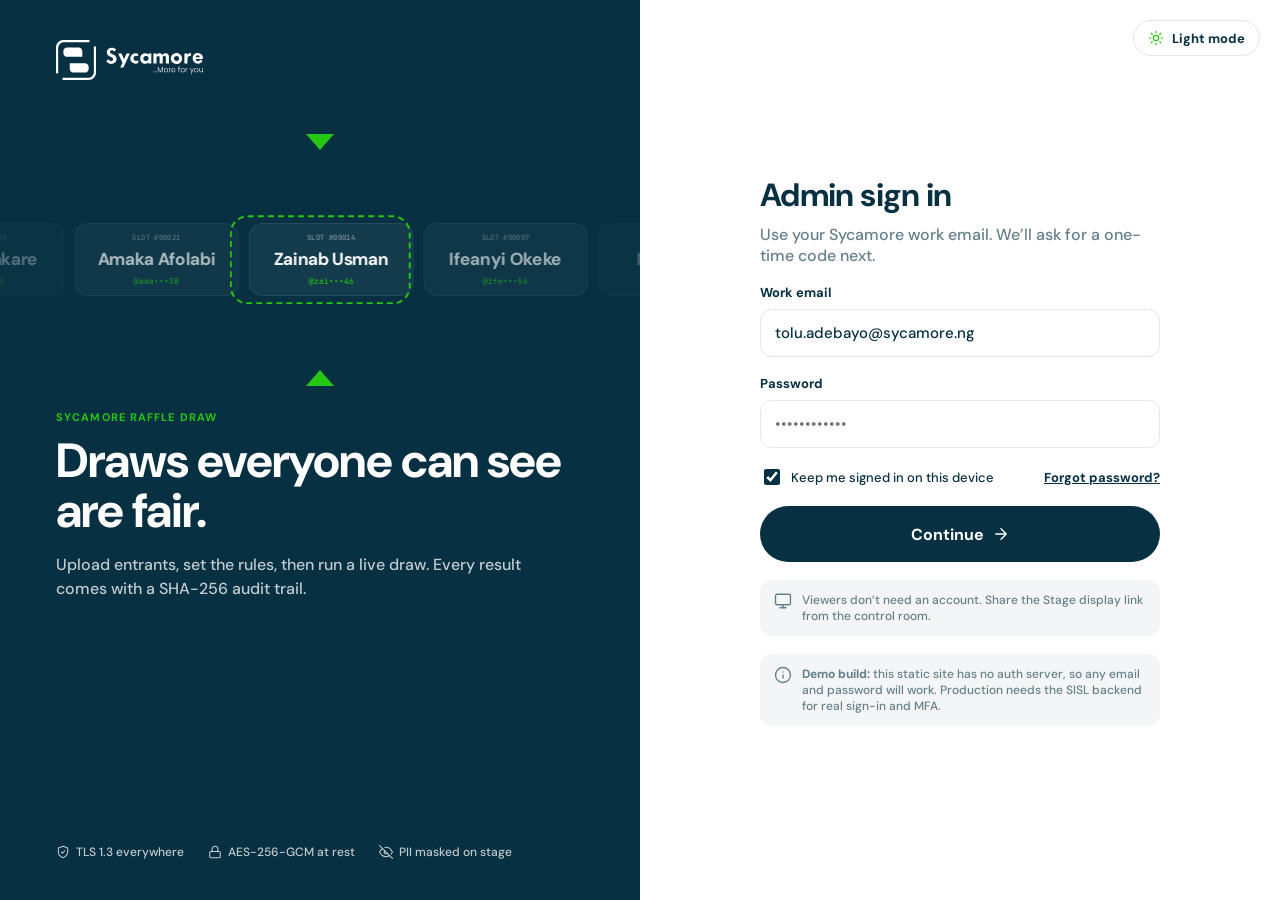
<file: index.html>
<!doctype html>
<html lang="en">
<head>
  <meta charset="utf-8">
  <script>try{if(localStorage.getItem("sr.theme")==="light")document.documentElement.setAttribute("data-theme","light")}catch(e){}</script>
  <meta name="viewport" content="width=device-width, initial-scale=1">
  <title>Sycamore Raffle Draw — Admin</title>
  <meta name="description" content="Run fair, auditable live raffle draws: upload entrants, set duplicate rules, lock the pool with SHA-256 and draw on a live tickertape.">
  <meta name="theme-color" content="#073042">
  <link rel="icon" href="assets/favicon.svg" type="image/svg+xml">
  <link rel="preconnect" href="https://fonts.googleapis.com">
  <link rel="preconnect" href="https://fonts.gstatic.com" crossorigin>
  <link href="https://fonts.googleapis.com/css2?family=DM+Sans:opsz,wght@9..40,500;9..40,700&family=JetBrains+Mono:wght@500&display=swap" rel="stylesheet">
  <link rel="stylesheet" href="assets/css/app.css">
  <link rel="stylesheet" href="assets/css/light.css">
</head>
<body>
  <div id="app"></div>
  <noscript>Sycamore Raffle Draw needs JavaScript to run.</noscript>
  <script src="assets/js/core.js"></script>
  <script src="assets/js/admin.js"></script>
</body>
</html>
</file>
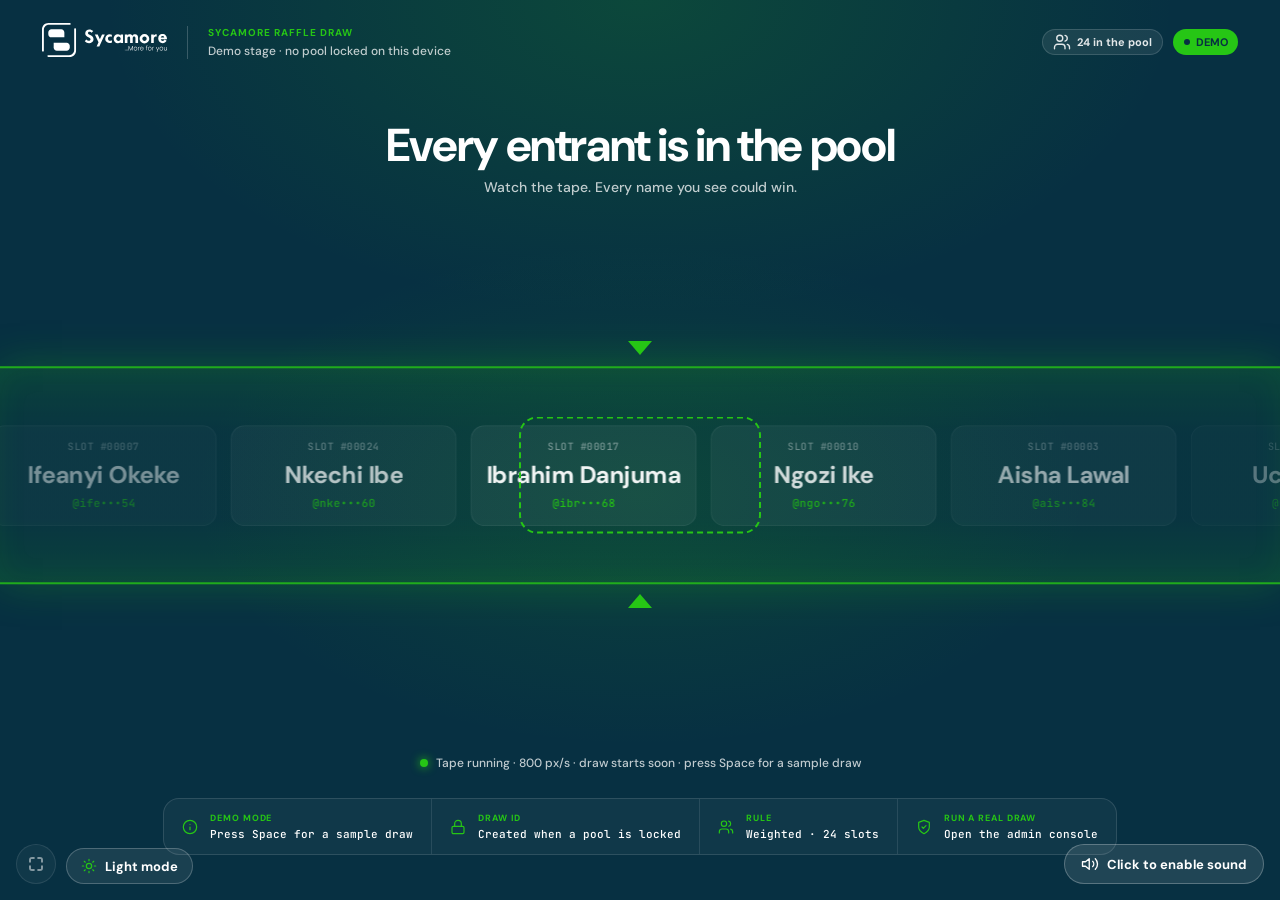
<file: stage.html>
<!doctype html>
<html lang="en">
<head>
  <meta charset="utf-8">
  <script>try{if(localStorage.getItem("sr.theme")==="light")document.documentElement.setAttribute("data-theme","light")}catch(e){}</script>
  <meta name="viewport" content="width=device-width, initial-scale=1">
  <title>Sycamore Raffle Draw — Live stage</title>
  <meta name="theme-color" content="#073042">
  <link rel="icon" href="assets/favicon.svg" type="image/svg+xml">
  <link rel="preconnect" href="https://fonts.googleapis.com">
  <link rel="preconnect" href="https://fonts.gstatic.com" crossorigin>
  <link href="https://fonts.googleapis.com/css2?family=DM+Sans:opsz,wght@9..40,500;9..40,700&family=JetBrains+Mono:wght@500&display=swap" rel="stylesheet">
  <link rel="stylesheet" href="assets/css/app.css">
  <link rel="stylesheet" href="assets/css/stage.css">
  <link rel="stylesheet" href="assets/css/light.css">
</head>
<body class="stage-body">
  <div class="stage" id="stage">
    <header class="st-head">
      <div class="row" style="gap:20px">
        <span id="logo"></span>
        <div class="st-event"><div class="eyebrow gold" id="ev-name">Sycamore Raffle Draw</div><div id="ev-meta">Waiting for a locked pool</div></div>
      </div>
      <div class="row" style="gap:10px">
        <span class="badge badge-ondark no-dot" id="pool-count"></span>
        <span class="badge badge-live" id="live">LIVE</span>
      </div>
    </header>

    <section class="st-hero">
      <h1 id="headline">Every entrant is in the pool</h1>
      <p id="subline">Watch the tape. Every name you see could win.</p>
    </section>

    <div class="st-tape" id="tape"></div>

    <div class="st-status"><span class="dot" id="st-dot"></span><span id="status">Tape running</span></div>

    <footer class="st-foot" id="foot"></footer>

    <nav class="st-rounds" id="rounds"></nav>

    <div class="st-dim" id="dim"></div>
    <canvas class="st-confetti" id="confetti"></canvas>
    <div class="st-modal" id="modal" role="dialog" aria-live="assertive" aria-label="Winner"></div>

    <button class="st-sound" id="sound-btn">Click to enable sound</button>
    <button class="theme-btn st-theme" data-theme-toggle title="Light / dark (T)"></button>
    <button class="st-fs" id="fs" title="Full screen (F)" aria-label="Full screen"></button>
  </div>
  <script src="assets/js/core.js"></script>
  <script src="assets/js/stage.js"></script>
</body>
</html>
</file>
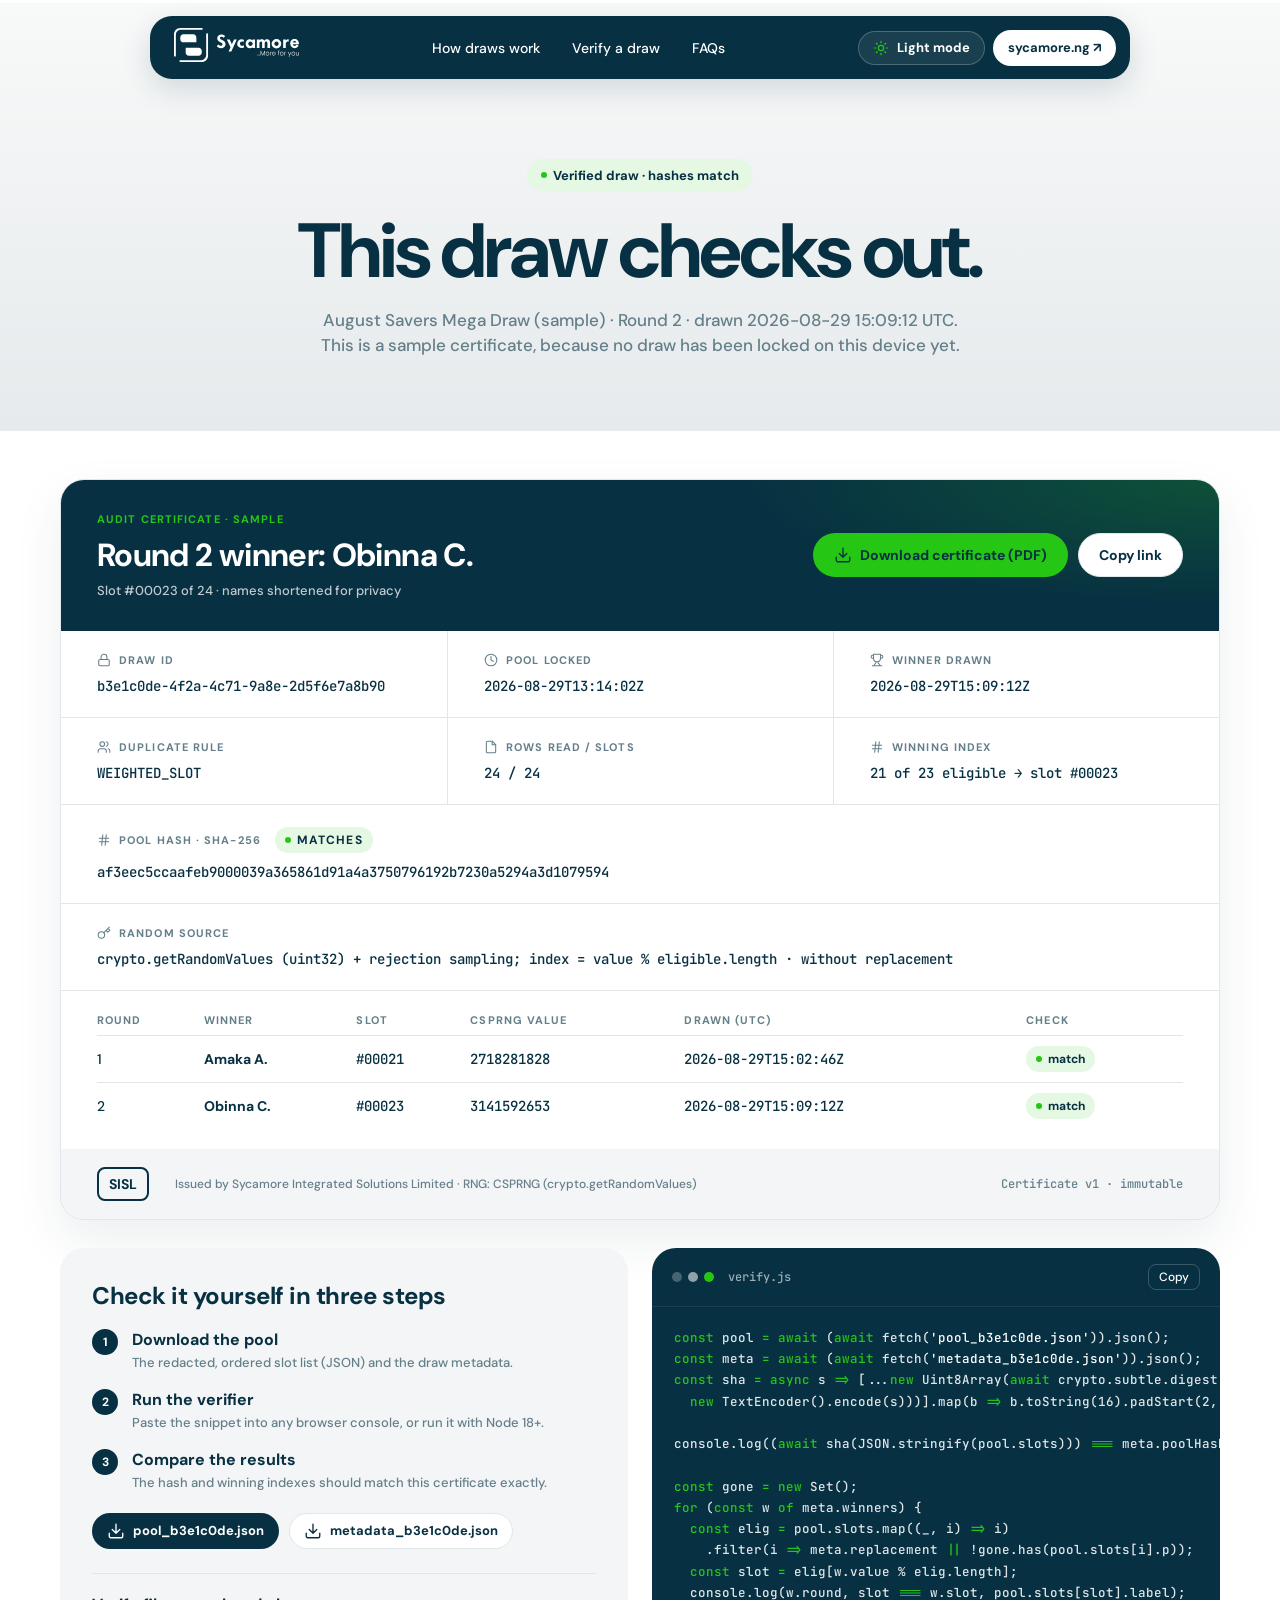
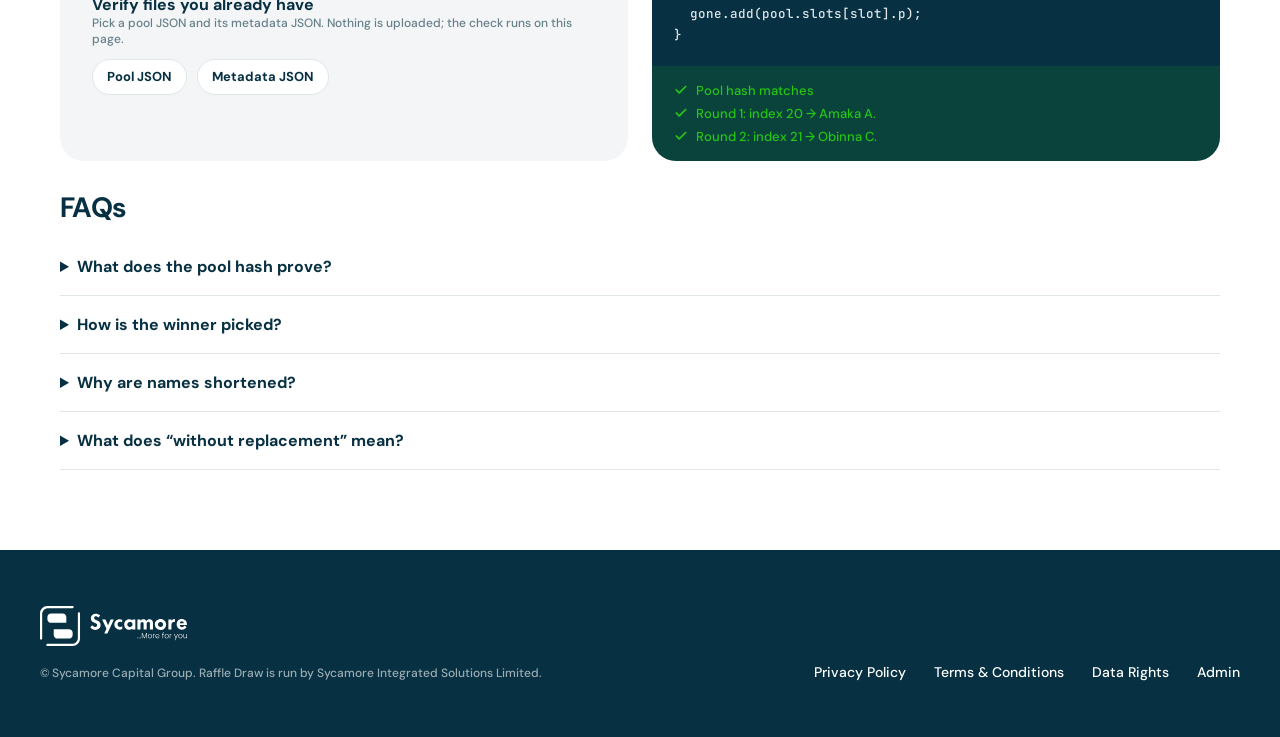
<file: verify.html>
<!doctype html>
<html lang="en">
<head>
  <meta charset="utf-8">
  <script>try{if(localStorage.getItem("sr.theme")==="light")document.documentElement.setAttribute("data-theme","light")}catch(e){}</script>
  <meta name="viewport" content="width=device-width, initial-scale=1">
  <title>Verify a draw — Sycamore Raffle Draw</title>
  <meta name="description" content="Check any Sycamore raffle draw yourself: recompute the SHA-256 pool hash and the winning index in your browser.">
  <link rel="icon" href="assets/favicon.svg" type="image/svg+xml">
  <link rel="preconnect" href="https://fonts.googleapis.com">
  <link rel="preconnect" href="https://fonts.gstatic.com" crossorigin>
  <link href="https://fonts.googleapis.com/css2?family=DM+Sans:opsz,wght@9..40,500;9..40,700&family=JetBrains+Mono:wght@500&display=swap" rel="stylesheet">
  <link rel="stylesheet" href="assets/css/app.css">
  <link rel="stylesheet" href="assets/css/verify.css">
  <link rel="stylesheet" href="assets/css/light.css">
</head>
<body class="v-body">
  <header class="v-nav-wrap">
    <nav class="v-nav">
      <span id="logo"></span>
      <div class="v-links"><a href="#how">How draws work</a><a href="#check">Verify a draw</a><a href="#faq">FAQs</a></div>
      <div class="row" style="gap:8px"><button class="theme-btn v-theme" data-theme-toggle></button>
      <a class="btn btn-sm v-cta" href="https://sycamore.ng" target="_blank" rel="noopener">sycamore.ng ↗</a></div>
    </nav>
  </header>

  <section class="v-hero">
    <span class="badge" id="status-badge">Checking…</span>
    <h1 id="hero-title">Checking this draw…</h1>
    <p id="hero-sub">Recomputing the pool hash and every winning index in your browser.</p>
  </section>

  <main class="v-main">
    <article class="cert" id="cert"></article>

    <section class="v-two" id="check">
      <div class="v-steps" id="how">
        <h2>Check it yourself in three steps</h2>
        <ol>
          <li><span>1</span><div><b>Download the pool</b><p>The redacted, ordered slot list (JSON) and the draw metadata.</p></div></li>
          <li><span>2</span><div><b>Run the verifier</b><p>Paste the snippet into any browser console, or run it with Node 18+.</p></div></li>
          <li><span>3</span><div><b>Compare the results</b><p>The hash and winning indexes should match this certificate exactly.</p></div></li>
        </ol>
        <div class="actions" id="downloads"></div>
        <div class="v-upload">
          <b>Verify files you already have</b>
          <p class="help">Pick a pool JSON and its metadata JSON. Nothing is uploaded; the check runs on this page.</p>
          <div class="actions" style="margin-top:12px">
            <label class="btn btn-secondary btn-sm">Pool JSON<input type="file" accept=".json,application/json" class="sr-only" id="f-pool"></label>
            <label class="btn btn-secondary btn-sm">Metadata JSON<input type="file" accept=".json,application/json" class="sr-only" id="f-meta"></label>
          </div>
          <p class="help" id="f-status" style="margin-top:8px"></p>
        </div>
      </div>
      <div class="code-card">
        <div class="code-top"><span class="dots"><i></i><i></i><i></i></span><span class="mono">verify.js</span><button class="copy" id="copy">Copy</button></div>
        <pre id="code"></pre>
        <div class="code-res" id="code-res"></div>
      </div>
    </section>

    <section class="v-faq" id="faq">
      <h2>FAQs</h2>
      <details><summary>What does the pool hash prove?</summary><p>Before any winner is drawn, the ordered list of slots is frozen and hashed with SHA-256. If a single slot were added, removed or reordered afterwards, the hash would change. The hash is shown on the live stage, so everyone sees it before the draw.</p></details>
      <details><summary>How is the winner picked?</summary><p>The browser’s cryptographically secure random number generator (crypto.getRandomValues) returns a 32-bit number. Values that would bias the result are thrown away (rejection sampling), and the winning index is that number modulo the count of eligible slots.</p></details>
      <details><summary>Why are names shortened?</summary><p>To protect entrants’ privacy, the public pool keeps only first names, last initials and masked tags such as @ada•••89. Emails and identifiers are never published.</p></details>
      <details><summary>What does “without replacement” mean?</summary><p>Once someone wins, all of their slots are removed before the next round, so each person can win only once. The verifier applies the same rule.</p></details>
    </section>
  </main>

  <footer class="v-foot">
    <div class="v-foot-in">
      <div><span id="logo2"></span><p>© Sycamore Capital Group. Raffle Draw is run by Sycamore Integrated Solutions Limited.</p></div>
      <div class="v-foot-links"><a href="https://sycamore.ng" target="_blank" rel="noopener">Privacy Policy</a><a href="https://sycamore.ng" target="_blank" rel="noopener">Terms &amp; Conditions</a><a href="https://sycamore.ng" target="_blank" rel="noopener">Data Rights</a><a href="index.html">Admin</a></div>
    </div>
  </footer>
  <script src="assets/js/core.js"></script>
  <script src="assets/js/verify.js"></script>
</body>
</html>
</file>
<file: assets/css/app.css>
/* Sycamore Raffle Draw — design tokens follow the Figma file "Sycamore Raffle Draw — Product Design" */
:root {
  --green: #26C615;
  --navy: #073042;
  --navy-900: #073042;
  --navy-950: #073042;
  --cyan: #26C615;
  --cyan-100: #E5F8E3;
  --gold: #26C615;
  --gold-100: #E9F9E8;
  --light: #F3F5F6;
  --ink: #073042;
  --ink-2: #2C4F5E;
  --muted: #657F8A;
  --line: #E1E6E8;
  --success: #26C615;
  --success-100: #E5F8E3;
  --error: #073042;
  --error-100: #EEF1F2;
  --onyx: #073042;
  --white: #FFFFFF;
  --r-sm: 10px;
  --r-md: 14px;
  --r-lg: 20px;
  --shadow: 0 1px 2px rgba(7, 48, 66, .04), 0 8px 24px rgba(7, 48, 66, .06);
  --font: "DM Sans", Arial, system-ui, -apple-system, sans-serif;
  --mono: "JetBrains Mono", ui-monospace, Menlo, monospace;
}

* { box-sizing: border-box; }
html, body { margin: 0; }
body { font-family: var(--font); font-weight: 500; color: var(--ink); background: var(--light); -webkit-font-smoothing: antialiased; }
h1, h2, h3, h4 { margin: 0; font-weight: 700; letter-spacing: -.02em; }
p { margin: 0; }
a { color: inherit; }
button, input, select { font: inherit; color: inherit; }
.mono { font-family: var(--mono); font-weight: 500; }
.muted { color: var(--muted); }
.hidden { display: none !important; }
.sr-only { position: absolute; width: 1px; height: 1px; overflow: hidden; clip: rect(0 0 0 0); }
svg.i { width: 18px; height: 18px; flex: none; stroke: currentColor; fill: none; stroke-width: 1.8; stroke-linecap: round; stroke-linejoin: round; }

/* ---------- Logo ---------- */
.logo { display: inline-flex; align-items: center; gap: 10px; text-decoration: none; color: var(--navy); }
.logo svg { width: 34px; height: 34px; flex: none; }
.logo .wm { display: flex; flex-direction: column; line-height: 1; }
.logo .wm b { font-size: 21px; font-weight: 700; letter-spacing: -.02em; }
.logo .wm small { font-size: 9px; font-weight: 700; align-self: flex-end; margin-top: 2px; }
.logo.white { color: #fff; }

/* ---------- Buttons ---------- */
.btn { display: inline-flex; align-items: center; justify-content: center; gap: 8px; height: 44px; padding: 0 20px; border-radius: 999px; border: 1px solid transparent; font-weight: 700; font-size: 14px; cursor: pointer; text-decoration: none; white-space: nowrap; transition: transform .12s, background .15s, box-shadow .15s, opacity .15s; }
.btn:active { transform: translateY(1px); }
.btn:disabled { opacity: .45; cursor: not-allowed; }
.btn-sm { height: 36px; padding: 0 14px; font-size: 13px; }
.btn-lg { height: 56px; padding: 0 28px; font-size: 16px; }
.btn-primary { background: var(--navy); color: #fff; }
.btn-primary:hover:not(:disabled) { background: #073042; }
.btn-gold { background: var(--gold); color: var(--navy); }
.btn-gold:hover:not(:disabled) { box-shadow: 0 6px 24px rgba(38, 198, 21, .45); }
.btn-dark { background: var(--onyx); color: #fff; }
.btn-secondary { background: #fff; color: var(--ink); border-color: var(--line); }
.btn-secondary:hover:not(:disabled) { border-color: #C8D1D5; }
.btn-ondark { background: rgba(255, 255, 255, .1); color: #fff; border-color: rgba(255, 255, 255, .22); }
.btn-ondark:hover { background: rgba(255, 255, 255, .16); }
.btn-danger { background: var(--error-100); color: var(--error); }
.btn-danger:hover { background: #E1E6E8; }
.btn-block { width: 100%; }

/* ---------- Badges ---------- */
.badge { display: inline-flex; align-items: center; gap: 6px; height: 26px; padding: 0 10px; border-radius: 999px; font-size: 12px; font-weight: 700; white-space: nowrap; }
.badge::before { content: ""; width: 6px; height: 6px; border-radius: 50%; background: currentColor; }
.badge.no-dot::before { display: none; }
.badge-success { background: var(--success-100); color: #26C615; }
.badge-error { background: var(--error-100); color: var(--error); }
.badge-info { background: var(--cyan-100); color: var(--navy); }
.badge-info::before { background: var(--cyan); }
.badge-neutral { background: #EEF1F2; color: var(--ink-2); }
.badge-live { background: var(--gold); color: var(--navy); }
.badge-ondark { background: rgba(255, 255, 255, .08); color: rgba(255, 255, 255, .88); border: 1px solid rgba(255, 255, 255, .14); }
.badge-ondark::before { background: var(--cyan); }

/* ---------- Form ---------- */
.field { display: flex; flex-direction: column; gap: 8px; }
.field label { font-size: 13px; font-weight: 700; }
.input { height: 48px; border-radius: 12px; border: 1px solid var(--line); background: #fff; padding: 0 14px; font-size: 15px; outline: none; transition: border-color .15s, box-shadow .15s; width: 100%; }
.input:focus { border-color: var(--cyan); box-shadow: 0 0 0 4px rgba(38, 198, 21, .15); }
.input.err { border-color: var(--error); box-shadow: 0 0 0 4px rgba(7, 48, 66, .12); }
.help { font-size: 12px; color: var(--muted); }
.help.err { color: var(--error); }
.check { display: inline-flex; gap: 8px; align-items: center; font-size: 13px; cursor: pointer; }
.check input { width: 16px; height: 16px; accent-color: var(--navy); }

.switch { position: relative; width: 44px; height: 26px; flex: none; }
.switch input { opacity: 0; width: 0; height: 0; position: absolute; }
.switch span { position: absolute; inset: 0; background: #C8D1D5; border-radius: 999px; cursor: pointer; transition: background .15s; }
.switch span::after { content: ""; position: absolute; left: 3px; top: 3px; width: 20px; height: 20px; border-radius: 50%; background: #fff; transition: transform .15s; box-shadow: 0 1px 3px rgba(7, 48, 66, .2); }
.switch input:checked + span { background: var(--navy); }
.switch input:checked + span::after { transform: translateX(18px); }
.switch input:focus-visible + span { box-shadow: 0 0 0 4px rgba(38, 198, 21, .25); }

input[type=range].range { -webkit-appearance: none; appearance: none; width: 100%; height: 6px; border-radius: 99px; background: linear-gradient(90deg, var(--cyan) var(--p, 18%), #E1E6E8 var(--p, 18%)); outline: none; }
input[type=range].range::-webkit-slider-thumb { -webkit-appearance: none; width: 20px; height: 20px; border-radius: 50%; background: #fff; border: 3px solid var(--cyan); cursor: pointer; }
input[type=range].range::-moz-range-thumb { width: 16px; height: 16px; border-radius: 50%; background: #fff; border: 3px solid var(--cyan); cursor: pointer; }

/* ---------- Cards ---------- */
.card { background: #fff; border: 1px solid var(--line); border-radius: var(--r-lg); box-shadow: var(--shadow); }
.card-pad { padding: 24px; }
.card h3 { font-size: 18px; }
.eyebrow { font-size: 11px; font-weight: 700; letter-spacing: .1em; text-transform: uppercase; color: var(--muted); }
.eyebrow.gold { color: var(--gold); }
.eyebrow.cyan { color: var(--cyan); }

/* ---------- Admin shell ---------- */
.shell { display: grid; grid-template-columns: 264px 1fr; min-height: 100vh; }
.sidebar { background: var(--navy); color: rgba(255, 255, 255, .88); padding: 28px 16px 20px; display: flex; flex-direction: column; gap: 22px; position: sticky; top: 0; height: 100vh; }
.sidebar .brand { padding: 0 12px; display: flex; flex-direction: column; gap: 14px; align-items: flex-start; }
.pill-gold { background: var(--gold); color: var(--navy); font-size: 11px; font-weight: 700; letter-spacing: .06em; padding: 5px 10px; border-radius: 999px; }
.nav { display: flex; flex-direction: column; gap: 4px; }
.nav .eyebrow { color: rgba(255, 255, 255, .55); padding: 8px 12px; }
.nav a { display: flex; align-items: center; gap: 12px; height: 44px; padding: 0 12px; border-radius: 12px; text-decoration: none; color: rgba(255, 255, 255, .88); font-size: 14px; }
.nav a:hover { background: rgba(255, 255, 255, .06); }
.nav a.active { background: rgba(255, 255, 255, .1); color: #fff; font-weight: 700; }
.nav a.active svg { color: var(--gold); }
.side-foot { margin-top: auto; display: flex; flex-direction: column; gap: 14px; }
.stage-box { border: 1px solid rgba(255, 255, 255, .16); background: rgba(255, 255, 255, .05); border-radius: 14px; padding: 14px; font-size: 13px; }
.stage-box a { color: var(--cyan); font-family: var(--mono); font-size: 12px; word-break: break-all; display: block; margin-top: 8px; }
.me { display: flex; align-items: center; gap: 10px; padding: 0 6px; }
.avatar { width: 36px; height: 36px; border-radius: 50%; background: var(--cyan); color: var(--navy); display: grid; place-items: center; font-weight: 700; font-size: 13px; flex: none; }
.me .who { flex: 1; min-width: 0; }
.me .who b { display: block; color: #fff; font-size: 14px; }
.me .who small { font-size: 12px; color: rgba(255, 255, 255, .7); }
.me button { background: none; border: 0; color: #fff; cursor: pointer; padding: 6px; }

.main { padding: 32px 40px 56px; min-width: 0; }
.page-head { display: flex; align-items: flex-end; justify-content: space-between; gap: 16px; margin-bottom: 24px; flex-wrap: wrap; }
.crumb { font-size: 13px; color: var(--muted); margin-bottom: 6px; }
.page-head h1 { font-size: 40px; line-height: 1.05; }
.page-head .sub { color: var(--muted); margin-top: 8px; }
.actions { display: flex; gap: 10px; flex-wrap: wrap; align-items: center; }
.mobile-bar { display: none; }

/* Stepper */
.stepper { display: flex; align-items: center; gap: 12px; padding: 14px 20px; margin-bottom: 20px; }
.step { display: flex; align-items: center; gap: 10px; font-size: 14px; color: var(--muted); white-space: nowrap; }
.step .n { width: 28px; height: 28px; border-radius: 50%; border: 1px solid var(--line); display: grid; place-items: center; font-size: 12px; font-weight: 700; }
.step.on { color: var(--ink); font-weight: 700; }
.step.on .n { background: var(--navy); color: #fff; border-color: var(--navy); }
.step.done { color: var(--ink); }
.step.done .n { background: var(--success); border-color: var(--success); color: #fff; }
.step-line { flex: 1; height: 2px; background: var(--line); min-width: 16px; }
.step-line.done { background: var(--navy); }

.grid-2 { display: grid; grid-template-columns: minmax(0, 1fr) 400px; gap: 20px; align-items: start; }
.stack { display: flex; flex-direction: column; gap: 20px; }
.row { display: flex; gap: 12px; align-items: center; }
.between { justify-content: space-between; }

/* Stats */
.stats { display: grid; grid-template-columns: repeat(4, 1fr); gap: 16px; margin-bottom: 20px; }
.stat { padding: 20px; }
.stat b { display: block; font-size: 32px; letter-spacing: -.02em; margin: 8px 0 4px; }
.stat small { color: var(--muted); font-size: 12px; }

/* Tables */
.table { width: 100%; border-collapse: collapse; font-size: 14px; }
.table th { text-align: left; font-size: 11px; letter-spacing: .1em; text-transform: uppercase; color: var(--muted); font-weight: 700; padding: 12px 24px; background: var(--light); }
.table td { padding: 14px 24px; border-top: 1px solid var(--line); }
.table-wrap { overflow-x: auto; }

/* Drop zone */
.drop { border: 2px dashed #C8D1D5; border-radius: var(--r-lg); padding: 40px 24px; text-align: center; background: #fff; cursor: pointer; transition: border-color .15s, background .15s; }
.drop:hover, .drop.over { border-color: var(--cyan); background: #F4FCF3; }
.drop .ico { width: 52px; height: 52px; border-radius: 14px; background: var(--cyan-100); color: var(--navy); display: grid; place-items: center; margin: 0 auto 14px; }
.drop .ico svg { width: 24px; height: 24px; }
.drop b a, .link { color: var(--navy); font-weight: 700; }
.file-row { display: flex; align-items: center; gap: 14px; padding: 18px 20px; }
.file-ico { width: 44px; height: 44px; border-radius: 12px; display: grid; place-items: center; background: var(--success-100); color: #26C615; flex: none; }
.file-ico.err { background: var(--error-100); color: var(--error); }
.kv { display: flex; justify-content: space-between; padding: 12px 0; border-bottom: 1px solid var(--line); font-size: 14px; gap: 12px; }
.kv:last-child { border-bottom: 0; }
.kv b { font-size: 16px; }
.chips { display: flex; flex-wrap: wrap; gap: 8px; }
.mini-table { border: 1px solid var(--line); border-radius: 12px; overflow: hidden; font-size: 12px; }
.mini-table table { width: 100%; border-collapse: collapse; table-layout: fixed; }
.mini-table th { text-align: left; background: var(--light); padding: 8px 10px; font-size: 10px; letter-spacing: .08em; color: var(--muted); }
.mini-table td { padding: 9px 10px; border-top: 1px solid var(--line); white-space: nowrap; overflow: hidden; text-overflow: ellipsis; }
.alert { display: flex; gap: 12px; padding: 14px 16px; border-radius: 14px; font-size: 13px; align-items: flex-start; }
.alert-error { background: var(--error-100); color: #073042; }
.alert-info { background: var(--gold-100); color: var(--ink); }
.alert-ok { background: var(--success-100); color: #073042; }

/* Rules */
.mode-cards { display: grid; grid-template-columns: 1fr 1fr; gap: 16px; }
.mode { position: relative; padding: 22px; cursor: pointer; border: 1px solid var(--line); border-radius: var(--r-lg); background: #fff; text-align: left; display: flex; flex-direction: column; gap: 10px; }
.mode input { position: absolute; opacity: 0; }
.mode .radio { position: absolute; top: 20px; right: 20px; width: 22px; height: 22px; border-radius: 50%; border: 2px solid #C8D1D5; display: grid; place-items: center; }
.mode h3 { font-size: 24px; }
.mode p { font-size: 14px; color: var(--ink-2); }
.mode .pool { margin-top: 6px; border-top: 1px solid var(--line); padding-top: 14px; text-align: center; }
.mode .pool b { font-size: 24px; display: block; }
.mode.on { border: 2px solid var(--cyan); background: var(--cyan-100); padding: 21px; }
.mode.on .radio { background: var(--navy); border-color: var(--navy); }
.mode.on .radio::after { content: ""; width: 8px; height: 5px; border-left: 2px solid #fff; border-bottom: 2px solid #fff; transform: rotate(-45deg) translate(1px, -1px); }
.rule { display: grid; grid-template-columns: 24px 1fr auto auto; gap: 16px; align-items: center; padding: 14px 0; border-top: 1px solid var(--line); }
.rule .ix { color: var(--cyan); font-weight: 700; }
.rule .ex { font-family: var(--mono); font-size: 12px; background: var(--light); border: 1px solid var(--line); padding: 6px 10px; border-radius: 8px; white-space: nowrap; }
.dup-head { display: grid; grid-template-columns: 1fr 1fr; gap: 10px; margin: 16px 0; }
.dup-head div { background: var(--light); border-radius: 12px; padding: 12px 14px; }
.dup-head b { font-size: 26px; display: block; }
.dup { display: flex; justify-content: space-between; align-items: center; padding: 12px 0; border-bottom: 1px solid var(--line); }
.dup small { display: block; font-family: var(--mono); color: var(--muted); font-size: 11px; margin-top: 2px; }

/* Review */
.lock-card { background: linear-gradient(160deg, #073042, var(--navy-900)); color: #fff; border-radius: var(--r-lg); padding: 24px; position: sticky; top: 24px; }
.lock-card .ico { width: 48px; height: 48px; border-radius: 12px; background: var(--gold); color: var(--navy); display: grid; place-items: center; }
.lock-card h2 { font-size: 30px; margin: 18px 0 10px; }
.lock-card p { color: rgba(255, 255, 255, .75); font-size: 14px; line-height: 1.5; }
.hashbox { margin: 18px 0; border: 1px dashed rgba(38, 198, 21, .5); border-radius: 12px; padding: 14px; background: rgba(7, 48, 66, .18); }
.hashbox code { display: block; font-family: var(--mono); font-size: 12px; color: rgba(255, 255, 255, .6); margin-top: 6px; word-break: break-all; }
.hashbox.done { border-style: solid; border-color: var(--success); }
.hashbox.done code { color: #fff; }
.lock-kv { display: flex; justify-content: space-between; font-size: 13px; color: rgba(255, 255, 255, .75); padding: 6px 0; }
.lock-kv span:last-child { font-family: var(--mono); color: #fff; }
.counter { display: inline-flex; align-items: center; border: 1px solid var(--line); border-radius: 12px; overflow: hidden; }
.counter button { width: 40px; height: 40px; border: 0; background: #fff; cursor: pointer; font-size: 18px; }
.counter span { width: 44px; text-align: center; font-weight: 700; }
.opt-cards { display: grid; grid-template-columns: 1fr 1fr; gap: 12px; }
.opt { border: 1px solid var(--line); border-radius: 14px; padding: 14px 16px; cursor: pointer; display: flex; gap: 12px; }
.opt input { accent-color: var(--navy); width: 18px; height: 18px; margin: 2px 0 0; }
.opt.on { border-color: var(--cyan); background: var(--cyan-100); }
.opt small { display: block; color: var(--muted); font-size: 12px; margin-top: 4px; }
.setting { display: flex; justify-content: space-between; gap: 16px; align-items: center; padding: 14px 0; border-top: 1px solid var(--line); }
.setting small { display: block; color: var(--muted); font-size: 12px; margin-top: 3px; }

/* Overview hero */
.hero-draw { background: radial-gradient(120% 140% at 0% 0%, #073042 0%, var(--navy) 45%, var(--navy-900) 100%); color: #fff; border-radius: var(--r-lg); padding: 28px; display: flex; flex-direction: column; gap: 14px; }
.hero-draw h2 { font-size: 30px; }
.hero-draw .meta { color: rgba(255, 255, 255, .75); }
.hash-chip { display: inline-flex; gap: 8px; align-items: center; font-family: var(--mono); font-size: 12px; background: rgba(7, 48, 66, .25); border-radius: 10px; padding: 8px 12px; color: rgba(255, 255, 255, .75); align-self: flex-start; }
.hash-chip::before { content: ""; width: 7px; height: 7px; border-radius: 50%; background: var(--cyan); }
.checklist li { display: flex; gap: 10px; align-items: center; padding: 8px 0; font-size: 14px; }
.checklist { list-style: none; padding: 0; margin: 12px 0 0; }
.tick { width: 20px; height: 20px; border-radius: 50%; border: 1.5px solid #C8D1D5; display: grid; place-items: center; flex: none; }
.tick.on { background: var(--success); border-color: var(--success); color: #fff; }
.tick.on svg { width: 12px; height: 12px; stroke-width: 3; }
.empty { text-align: center; padding: 48px 24px; color: var(--muted); }
.empty h3 { color: var(--ink); margin-bottom: 8px; }

/* Control room */
.control-grid { display: grid; grid-template-columns: minmax(0, 1fr) 380px; gap: 20px; align-items: start; }
.preview { background: #073042; border-radius: var(--r-lg); overflow: hidden; position: relative; height: 400px; }
.preview .ptop { position: absolute; top: 18px; left: 22px; right: 22px; display: flex; justify-content: space-between; align-items: flex-start; z-index: 3; color: #fff; }
.preview .ptitle { color: rgba(255, 255, 255, .75); font-size: 13px; font-weight: 700; letter-spacing: .06em; margin-top: 18px; text-transform: uppercase; }
.preview .pfoot { position: absolute; bottom: 16px; left: 22px; font-family: var(--mono); font-size: 12px; color: rgba(255, 255, 255, .6); z-index: 3; }
.draw-panel { background: linear-gradient(160deg, #073042, var(--navy-900)); color: #fff; border-radius: var(--r-lg); padding: 22px; }
.draw-panel .btn-gold { height: 76px; font-size: 26px; width: 100%; border-radius: 16px; margin: 16px 0; }
.draw-panel p { color: rgba(255, 255, 255, .75); font-size: 13px; line-height: 1.5; }
.kbd { display: inline-block; border: 1px solid rgba(255, 255, 255, .3); border-radius: 6px; padding: 2px 8px; font-size: 12px; color: #fff; }
.speed { display: flex; align-items: center; gap: 18px; padding: 18px 22px; margin-top: 16px; flex-wrap: wrap; }
.speed .play { width: 44px; height: 44px; border-radius: 50%; background: var(--navy); color: #fff; border: 0; display: grid; place-items: center; cursor: pointer; flex: none; }
.speed .grow { flex: 1; min-width: 200px; }
.log { list-style: none; padding: 0; margin: 12px 0 0; max-height: 260px; overflow: auto; }
.log li { display: flex; gap: 12px; font-size: 13px; padding: 7px 0; align-items: baseline; }
.log li::before { content: ""; width: 7px; height: 7px; border-radius: 50%; background: #C8D1D5; flex: none; transform: translateY(-1px); }
.log li.ok::before { background: var(--success); }
.log li.info::before { background: var(--cyan); }
.log li.gold::before { background: var(--gold); }
.log time { font-family: var(--mono); color: var(--muted); font-size: 12px; flex: none; }
.winner-card { background: linear-gradient(160deg, #073042, var(--navy-900)); color: #fff; border: 2px solid var(--gold); border-radius: var(--r-lg); padding: 22px; }
.winner-card h2 { font-size: 34px; margin: 10px 0 6px; }

/* ---------- Tape (shared by stage + preview) ---------- */
.tape { position: absolute; left: 0; right: 0; top: 50%; transform: translateY(-50%); height: var(--band, 160px); border-top: 2px solid rgba(38, 198, 21, .8); border-bottom: 2px solid rgba(38, 198, 21, .8); background: linear-gradient(180deg, rgba(38, 198, 21, .12), rgba(38, 198, 21, .03) 30%, rgba(38, 198, 21, .03) 70%, rgba(38, 198, 21, .12)); box-shadow: 0 0 40px rgba(38, 198, 21, .25), inset 0 0 30px rgba(38, 198, 21, .08); overflow: hidden; }
.tape-track { position: absolute; inset: 0; }
.slot { position: absolute; top: 50%; left: 50%; width: calc(var(--pitch) - var(--gap)); height: var(--slot-h, 120px); margin-top: calc(var(--slot-h, 120px) / -2); border-radius: 14px; background: rgba(255, 255, 255, .06); border: 1px solid rgba(255, 255, 255, .08); display: flex; flex-direction: column; align-items: center; justify-content: center; gap: 6px; color: #fff; will-change: transform, opacity; text-align: center; padding: 0 10px; }
.slot .sn { font-family: var(--mono); font-size: calc(var(--fs) * .42); color: rgba(255, 255, 255, .45); letter-spacing: .05em; }
.slot .nm { font-weight: 700; font-size: var(--fs, 28px); letter-spacing: -.02em; white-space: nowrap; overflow: hidden; text-overflow: ellipsis; max-width: 100%; }
.slot .tg { font-family: var(--mono); font-size: calc(var(--fs) * .46); color: var(--cyan); }
.slot.won { background: rgba(7, 48, 66, .95); border: 2px solid var(--gold); box-shadow: 0 0 34px rgba(38, 198, 21, .55); }
.slot.won .nm { color: var(--gold); }
.frame-c { position: absolute; top: 50%; left: 50%; width: calc(var(--pitch) - var(--gap) + 16px); height: calc(var(--slot-h, 120px) + 16px); transform: translate(-50%, -50%); border: 2px dashed var(--cyan); border-radius: 18px; pointer-events: none; z-index: 2; transition: border-color .2s, box-shadow .2s; }
.frame-c.locked { border-style: solid; border-color: var(--gold); box-shadow: 0 0 40px rgba(38, 198, 21, .45); }
.arrow { position: absolute; left: 50%; width: 0; height: 0; border-left: 14px solid transparent; border-right: 14px solid transparent; transform: translateX(-50%); z-index: 3; }
.arrow.top { border-top: 16px solid var(--gold); top: calc(50% - var(--band, 160px) / 2 - 26px); }
.arrow.bot { border-bottom: 16px solid var(--gold); top: calc(50% + var(--band, 160px) / 2 + 10px); }

/* Vertical reel (narrow portrait stage) */
.tape.vertical { left: 50%; right: auto; top: 0; bottom: 0; height: auto; width: min(88vw, 360px); transform: translateX(-50%); border: 0; border-left: 2px solid rgba(38, 198, 21, .8); border-right: 2px solid rgba(38, 198, 21, .8); background: linear-gradient(90deg, rgba(38, 198, 21, .1), rgba(38, 198, 21, .03) 30%, rgba(38, 198, 21, .03) 70%, rgba(38, 198, 21, .1)); }
.tape.vertical .slot { width: calc(100% - 24px); left: 12px; top: 50%; height: calc(var(--pitch) - var(--gap)); margin-top: calc((var(--pitch) - var(--gap)) / -2); }
.tape.vertical ~ .frame-c { width: calc(min(88vw, 360px) - 8px); height: calc(var(--pitch) - var(--gap) + 12px); }
.tape.vertical ~ .arrow { display: none; }

/* ---------- Toast ---------- */
.toasts { position: fixed; right: 20px; bottom: 20px; display: flex; flex-direction: column; gap: 10px; z-index: 100; }
.toast { background: var(--ink); color: #fff; padding: 12px 16px; border-radius: 12px; font-size: 14px; box-shadow: 0 10px 30px rgba(7, 48, 66, .25); max-width: 360px; animation: tin .25s ease; }
.toast.err { background: var(--error); }
@keyframes tin { from { opacity: 0; transform: translateY(8px); } }

/* ---------- Auth ---------- */
.auth { display: grid; grid-template-columns: 1fr 1fr; min-height: 100vh; }
.auth-art { background: radial-gradient(120% 90% at 20% 0%, #073042 0%, var(--navy) 45%, var(--navy-950) 100%); color: #fff; padding: 40px 56px; display: flex; flex-direction: column; position: relative; overflow: hidden; }
.auth-art .art-tape { position: relative; height: 220px; margin: 70px -56px 40px; --band: 200px; }
.auth-art .art-tape .tape { border: 0; background: none; box-shadow: none; }
.auth-art h1 { font-size: 48px; line-height: 1.05; max-width: 520px; }
.auth-art p { color: rgba(255, 255, 255, .75); margin-top: 16px; max-width: 480px; line-height: 1.5; }
.auth-art .trust { margin-top: auto; display: flex; gap: 24px; font-size: 12px; color: rgba(255, 255, 255, .75); flex-wrap: wrap; }
.auth-art .trust span { display: inline-flex; gap: 6px; align-items: center; }
.auth-art .trust svg { width: 14px; height: 14px; }
.auth-form { display: grid; place-items: center; padding: 40px 24px; background: #fff; }
.auth-form form { width: 100%; max-width: 400px; display: flex; flex-direction: column; gap: 18px; }
.auth-form h2 { font-size: 32px; }
.otp { display: flex; gap: 10px; }
.otp input { width: 100%; height: 60px; text-align: center; font-size: 24px; font-weight: 700; border-radius: 12px; border: 1px solid var(--line); outline: none; }
.otp input:focus { border-color: var(--cyan); box-shadow: 0 0 0 4px rgba(38, 198, 21, .15); }
.note { display: flex; gap: 10px; font-size: 12px; color: var(--muted); background: var(--light); border-radius: 12px; padding: 12px 14px; }

/* ---------- Responsive admin ---------- */
@media (max-width: 1180px) {
  .grid-2, .control-grid { grid-template-columns: 1fr; }
  .lock-card { position: static; }
  .stats { grid-template-columns: repeat(2, 1fr); }
}
@media (max-width: 900px) {
  .shell { grid-template-columns: 1fr; }
  .sidebar { position: fixed; inset: 0 auto 0 0; width: 280px; z-index: 50; transform: translateX(-100%); transition: transform .2s; }
  .shell.nav-open .sidebar { transform: none; box-shadow: 0 0 0 100vmax rgba(7, 48, 66, .5); }
  .mobile-bar { display: flex; align-items: center; justify-content: space-between; background: var(--navy); padding: 12px 16px; position: sticky; top: 0; z-index: 40; }
  .mobile-bar button { background: none; border: 0; color: #fff; padding: 8px; cursor: pointer; }
  .main { padding: 20px 16px 48px; }
  .page-head h1 { font-size: 30px; }
  .auth { grid-template-columns: 1fr; }
  .auth-art { padding: 28px 20px; min-height: auto; }
  .auth-art .art-tape { margin: 30px -20px 24px; height: 170px; --band: 150px; }
  .auth-art h1 { font-size: 34px; }
  .auth-art .trust { margin-top: 24px; }
}
@media (max-width: 640px) {
  .stats { grid-template-columns: 1fr 1fr; gap: 10px; }
  .stat { padding: 14px; }
  .stat b { font-size: 24px; }
  .mode-cards, .opt-cards { grid-template-columns: 1fr; }
  .stepper .step .t { display: none; }
  .rule { grid-template-columns: 20px 1fr auto; }
  .rule .ex { display: none; }
  .table th, .table td { padding: 12px 14px; }
  .preview { height: 300px; }
  .card-pad { padding: 18px; }
  .page-head .actions { width: 100%; }
}
@media (max-width: 640px) { .preview .ptitle { display: none; } }

/* Official logo image */
.logo img { display: block; height: 40px; width: auto; }
.mobile-bar .logo img { height: 32px; }
.preview .logo img { height: 30px; }

/* ---------- Brand palette: #26C615 green, #073042 navy, #FFFFFF white only ---------- */
.btn-primary:hover:not(:disabled) { background: var(--navy); opacity: .9; }
.btn-gold:hover:not(:disabled) { box-shadow: 0 6px 24px rgba(38, 198, 21, .4); }
.badge-success { color: var(--navy); }
.badge-success::before { background: var(--green); }
.badge-error { color: var(--navy); background: var(--light); border: 1px solid var(--line); }
.badge-info::before, .badge-ondark::before { background: var(--green); }
.badge-live, .pill-gold, .btn-gold { color: var(--navy); }
.rule .ix { color: var(--navy); }
.step.done .n, .tick.on { color: var(--navy); }
.file-ico { color: var(--navy); }
.file-ico svg { color: var(--green); }
.hashbox, .hash-chip { background: rgba(255, 255, 255, .06); }
.alert-error { background: var(--light); border: 1px solid var(--line); color: var(--navy); }
.alert-ok { color: var(--navy); }
.help.err { color: var(--navy); font-weight: 700; }
.input.err { border-color: var(--navy); box-shadow: 0 0 0 4px rgba(7, 48, 66, .12); }

/* ---------- Theme toggle + theme-aware logo ---------- */
.logo .on-light { display: none; }
.theme-btn { display: inline-flex; align-items: center; gap: 8px; height: 36px; padding: 0 14px; border-radius: 999px; border: 1px solid rgba(255, 255, 255, .22); background: rgba(255, 255, 255, .08); color: #fff; font-weight: 700; font-size: 13px; cursor: pointer; white-space: nowrap; }
.theme-btn svg { width: 16px; height: 16px; color: var(--green); }
.theme-btn:hover { background: rgba(255, 255, 255, .14); }
.sidebar .theme-btn { align-self: flex-start; margin-left: 6px; }
.auth-form { position: relative; }
.auth-theme { position: absolute; top: 20px; right: 20px; border-color: var(--line); background: #fff; color: var(--navy); }
.stage-ttl { gap: 8px; color: #fff; font-weight: 700; }
.wc-meta { color: rgba(255, 255, 255, .75); font-size: 13px; margin: 14px 0; }
.dp-count { font-size: 12px; color: rgba(255, 255, 255, .75); }
</file>
<file: assets/css/light.css>
/* Light mode — same brand palette (#26C615 green, #073042 navy, #FFFFFF white):
   white surfaces, navy type, green accents. Enabled with <html data-theme="light">. */
[data-theme="light"] .logo .on-dark { display: none; }
[data-theme="light"] .logo .on-light { display: block; }
[data-theme="light"] .theme-btn { background: #fff; border-color: var(--line); color: var(--navy); }
[data-theme="light"] .theme-btn:hover { background: var(--light); }

/* ---------- Admin shell ---------- */
[data-theme="light"] .sidebar { background: #fff; color: var(--ink-2); border-right: 1px solid var(--line); }
[data-theme="light"] .nav .eyebrow { color: var(--muted); }
[data-theme="light"] .nav a { color: var(--ink-2); }
[data-theme="light"] .nav a:hover { background: var(--light); }
[data-theme="light"] .nav a.active { background: var(--cyan-100); color: var(--navy); }
[data-theme="light"] .nav a.active svg { color: var(--green); }
[data-theme="light"] .stage-box { background: var(--light); border-color: var(--line); color: var(--ink-2); }
[data-theme="light"] .stage-ttl { color: var(--navy); }
[data-theme="light"] .stage-box a { color: var(--navy); }
[data-theme="light"] .me .who b, [data-theme="light"] .me button { color: var(--navy); }
[data-theme="light"] .me .who small { color: var(--muted); }
[data-theme="light"] .mobile-bar { background: #fff; border-bottom: 1px solid var(--line); }
[data-theme="light"] .mobile-bar button { color: var(--navy); }
[data-theme="light"] .shell.nav-open .sidebar { box-shadow: 0 0 0 100vmax rgba(7, 48, 66, .35); }

/* Feature panels: navy blocks become white cards with a soft green glow */
[data-theme="light"] .hero-draw,
[data-theme="light"] .lock-card,
[data-theme="light"] .draw-panel,
[data-theme="light"] .winner-card {
  background: radial-gradient(120% 120% at 0% 0%, rgba(38, 198, 21, .14), rgba(38, 198, 21, 0) 55%), #fff;
  color: var(--navy); border: 1px solid var(--line); box-shadow: var(--shadow);
}
[data-theme="light"] .winner-card { border: 2px solid var(--green); }
[data-theme="light"] .hero-draw .meta, [data-theme="light"] .lock-card p, [data-theme="light"] .draw-panel p,
[data-theme="light"] .wc-meta, [data-theme="light"] .dp-count, [data-theme="light"] .lock-kv { color: var(--muted); }
[data-theme="light"] .lock-kv span:last-child { color: var(--navy); }
[data-theme="light"] .hashbox { background: var(--light); border-color: var(--green); }
[data-theme="light"] .hashbox code { color: var(--muted); }
[data-theme="light"] .hashbox.done code { color: var(--navy); }
[data-theme="light"] .hash-chip { background: var(--light); color: var(--navy); }
[data-theme="light"] .kbd { border-color: var(--line); color: var(--navy); }
[data-theme="light"] .btn-ondark { background: #fff; color: var(--navy); border-color: var(--line); }
[data-theme="light"] .btn-ondark:hover { background: var(--light); }
[data-theme="light"] .badge-ondark { background: var(--light); color: var(--navy); border-color: var(--line); }
[data-theme="light"] .eyebrow.gold { color: var(--navy); }

/* Sign-in art panel */
[data-theme="light"] .auth-art { background: radial-gradient(120% 90% at 20% 0%, rgba(38, 198, 21, .16), rgba(38, 198, 21, 0) 60%), var(--light); color: var(--navy); }
[data-theme="light"] .auth-art p, [data-theme="light"] .auth-art .trust { color: var(--muted); }
[data-theme="light"] .auth-art .trust svg { color: var(--green); }

/* ---------- Tickertape (stage, preview, sign-in) ---------- */
[data-theme="light"] .preview { background: linear-gradient(180deg, #fff, var(--light)); border: 1px solid var(--line); }
[data-theme="light"] .preview .ptop { color: var(--navy); }
[data-theme="light"] .preview .ptitle, [data-theme="light"] .preview .pfoot { color: var(--muted); }
[data-theme="light"] .tape { border-color: var(--green); background: linear-gradient(180deg, rgba(38, 198, 21, .1), rgba(38, 198, 21, .02) 30%, rgba(38, 198, 21, .02) 70%, rgba(38, 198, 21, .1)); box-shadow: 0 0 40px rgba(38, 198, 21, .12); }
[data-theme="light"] .slot { background: #fff; border: 1px solid var(--line); color: var(--navy); box-shadow: 0 4px 14px rgba(7, 48, 66, .06); }
[data-theme="light"] .slot .sn { color: var(--muted); }
[data-theme="light"] .slot .tg { color: var(--muted); }
[data-theme="light"] .slot.won { background: var(--cyan-100); border: 2px solid var(--green); box-shadow: 0 0 34px rgba(38, 198, 21, .35); }
[data-theme="light"] .slot.won .nm { color: var(--navy); }

/* ---------- Live stage ---------- */
[data-theme="light"] .stage-body { background: #fff; color: var(--navy); }
[data-theme="light"] .stage { background: radial-gradient(60% 50% at 50% 0%, rgba(38, 198, 21, .14), rgba(38, 198, 21, 0) 70%), linear-gradient(180deg, #fff 0%, var(--light) 100%); }
[data-theme="light"] .st-event { border-left-color: var(--line); }
[data-theme="light"] .st-event #ev-meta, [data-theme="light"] .st-hero p, [data-theme="light"] .st-status { color: var(--muted); }
[data-theme="light"] .st-foot { background: #fff; border-color: var(--line); box-shadow: var(--shadow); }
[data-theme="light"] .st-foot > div { border-color: var(--line) !important; }
[data-theme="light"] .st-foot .eyebrow { color: var(--muted); }
[data-theme="light"] .st-foot .mono, [data-theme="light"] .st-foot a { color: var(--navy); }
[data-theme="light"] .st-rounds span { background: #fff; border: 1px solid var(--line); color: var(--navy); }
[data-theme="light"] .st-rounds span.on { background: var(--green); border-color: var(--green); }
[data-theme="light"] .st-dim { background: rgba(7, 48, 66, .3); }
[data-theme="light"] .st-modal { background: radial-gradient(90% 60% at 50% 0%, rgba(38, 198, 21, .14), rgba(38, 198, 21, 0) 70%), #fff; color: var(--navy); box-shadow: 0 0 120px rgba(38, 198, 21, .3), 0 40px 120px rgba(7, 48, 66, .25); }
[data-theme="light"] .st-modal .eyebrow { color: var(--navy); }
[data-theme="light"] .st-modal .chip { color: var(--navy); border-color: var(--line); background: var(--cyan-100); }
[data-theme="light"] .st-modal .congrats { color: var(--muted); }
[data-theme="light"] .st-modal .hash { background: var(--light); border-top-color: var(--line); }
[data-theme="light"] .st-modal .hash code { color: var(--navy); }
[data-theme="light"] .st-modal .hash a { color: var(--navy); text-decoration: underline; }
[data-theme="light"] .st-sound, [data-theme="light"] .st-fs { background: #fff; border-color: var(--line); color: var(--navy); }
[data-theme="light"] .st-fs::before { border-color: var(--navy); }

/* ---------- Verify portal ---------- */
[data-theme="light"] .v-nav { background: #fff; border: 1px solid var(--line); box-shadow: 0 10px 30px rgba(7, 48, 66, .08); }
[data-theme="light"] .v-links a { color: var(--navy); }
[data-theme="light"] .v-cta { background: var(--navy); color: #fff; }
[data-theme="light"] .cert-top { background: radial-gradient(70% 140% at 100% 0%, rgba(38, 198, 21, .18), rgba(38, 198, 21, 0) 60%), var(--light); color: var(--navy); border-bottom: 1px solid var(--line); }
[data-theme="light"] .cert-top p { color: var(--muted); }
[data-theme="light"] .code-card { background: var(--light); color: var(--navy); border: 1px solid var(--line); }
[data-theme="light"] .code-top { border-bottom-color: var(--line); color: var(--muted); }
[data-theme="light"] .copy { border-color: var(--line); color: var(--navy); }
[data-theme="light"] .dots i { background: rgba(7, 48, 66, .2); }
[data-theme="light"] .dots i:nth-child(2) { background: rgba(7, 48, 66, .45); }
[data-theme="light"] .dots i:nth-child(3) { background: var(--green); }
[data-theme="light"] .code-card pre .k { color: var(--navy); font-weight: 700; }
[data-theme="light"] .code-card pre .s { color: var(--muted); }
[data-theme="light"] .code-card pre .c { color: var(--muted); }
[data-theme="light"] .code-res { background: var(--cyan-100); }
[data-theme="light"] .code-res div, [data-theme="light"] .code-res div.bad { color: var(--navy); }
[data-theme="light"] .code-res svg { color: var(--green); }
[data-theme="light"] .v-foot { background: var(--light); color: var(--navy); border-top: 1px solid var(--line); }
[data-theme="light"] .v-foot p { color: var(--muted); }
[data-theme="light"] .v-foot-links a { color: var(--navy); }
</file>
<file: assets/css/stage.css>
/* Live stage — broadcast styling (dark, high contrast, 320–3840 px) */
.stage-body { background: var(--navy-950); color: #fff; overflow: hidden; }
.stage { position: relative; height: 100vh; height: 100dvh; display: flex; flex-direction: column; background:
  radial-gradient(60% 50% at 50% 0%, rgba(38, 198, 21, .16), transparent 70%),
  radial-gradient(50% 40% at 50% 55%, rgba(38, 198, 21, .12), transparent 70%),
  linear-gradient(180deg, #073042 0%, var(--navy-950) 60%, #073042 100%); font-size: clamp(14px, 1vw, 30px); }
.st-head { display: flex; justify-content: space-between; align-items: center; padding: clamp(16px, 2.6vh, 56px) clamp(16px, 3.3vw, 120px); gap: 16px; position: relative; z-index: 5; }
.st-head .logo svg { width: clamp(28px, 2.2vw, 64px); height: clamp(28px, 2.2vw, 64px); }
.st-head .logo .wm b { font-size: clamp(18px, 1.3vw, 40px); }
.st-event { border-left: 1px solid rgba(255, 255, 255, .2); padding-left: 20px; }
.st-event .eyebrow { font-size: clamp(10px, .62vw, 18px); }
.st-event #ev-meta { font-size: clamp(12px, .78vw, 22px); color: rgba(255, 255, 255, .75); margin-top: 4px; }
.st-head .badge { height: clamp(26px, 1.8vw, 52px); padding: 0 clamp(10px, .8vw, 24px); font-size: clamp(11px, .7vw, 20px); }
.st-hero { text-align: center; padding: clamp(8px, 4vh, 80px) 16px 0; position: relative; z-index: 2; transition: opacity .3s; }
.st-hero h1 { font-size: clamp(30px, 3.6vw, 140px); line-height: 1.05; letter-spacing: -.03em; }
.st-hero p { color: rgba(255, 255, 255, .75); margin-top: .6em; font-size: clamp(14px, 1.05vw, 36px); }
.st-tape { position: relative; flex: 1; min-height: 220px; --band: clamp(150px, 17vw, 520px); }
.st-tape .arrow { border-left-width: clamp(12px, 1vw, 30px); border-right-width: clamp(12px, 1vw, 30px); }
.st-tape .arrow.top { border-top-width: clamp(14px, 1.1vw, 34px); }
.st-tape .arrow.bot { border-bottom-width: clamp(14px, 1.1vw, 34px); }
.st-status { display: flex; justify-content: center; align-items: center; gap: 8px; color: rgba(255, 255, 255, .75); font-size: clamp(12px, .75vw, 24px); padding-bottom: clamp(12px, 3vh, 48px); position: relative; z-index: 2; }
.st-status .dot { width: 8px; height: 8px; border-radius: 50%; background: var(--success); box-shadow: 0 0 10px var(--success); }
.st-status .dot.gold { background: var(--gold); box-shadow: 0 0 10px var(--gold); }
.st-foot { margin: 0 auto clamp(16px, 5vh, 80px); display: grid; grid-template-columns: repeat(4, auto); border: 1px solid rgba(255, 255, 255, .12); background: rgba(255, 255, 255, .04); border-radius: 16px; overflow: hidden; position: relative; z-index: 2; max-width: calc(100% - 32px); }
.st-foot > div { padding: clamp(10px, 1vw, 28px) clamp(14px, 1.4vw, 40px); display: flex; gap: 12px; align-items: center; border-left: 1px solid rgba(255, 255, 255, .1); min-width: 0; }
.st-foot > div:first-child { border-left: 0; }
.st-foot svg { color: var(--cyan); width: clamp(16px, 1vw, 30px); height: clamp(16px, 1vw, 30px); }
.st-foot .eyebrow { color: var(--cyan); font-size: clamp(9px, .55vw, 16px); }
.st-foot .mono { font-size: clamp(11px, .7vw, 20px); margin-top: 3px; white-space: nowrap; overflow: hidden; text-overflow: ellipsis; }
.st-foot a { color: #fff; text-decoration: none; }
.st-rounds { position: absolute; bottom: clamp(10px, 2vh, 36px); left: 50%; transform: translateX(-50%); display: flex; gap: 8px; z-index: 30; opacity: 0; transition: opacity .3s; pointer-events: none; }
.st-rounds span { padding: .5em 1em; border-radius: 999px; background: rgba(255, 255, 255, .1); font-size: clamp(11px, .7vw, 20px); white-space: nowrap; }
.st-rounds span.on { background: var(--gold); color: var(--navy); font-weight: 700; }
.reveal .st-rounds { opacity: 1; }

/* Reveal: dim 40%, modal, confetti */
.st-dim { position: absolute; inset: 0; background: rgba(7, 48, 66, .4); backdrop-filter: blur(3px); -webkit-backdrop-filter: blur(3px); opacity: 0; pointer-events: none; transition: opacity .5s; z-index: 10; }
.st-confetti { position: absolute; inset: 0; width: 100%; height: 100%; pointer-events: none; z-index: 25; }
.st-modal { position: absolute; left: 50%; top: 50%; width: min(92vw, 62vw, 1500px); min-width: min(92vw, 560px); transform: translate(-50%, -46%) scale(.94); opacity: 0; pointer-events: none; transition: opacity .45s, transform .55s cubic-bezier(.2, .9, .3, 1.2); z-index: 20;
  background: linear-gradient(170deg, #073042, var(--navy) 40%, var(--navy-900)); border: 2px solid var(--gold); border-radius: clamp(18px, 1.4vw, 40px); box-shadow: 0 0 120px rgba(38, 198, 21, .35), 0 40px 120px rgba(7, 48, 66, .5); text-align: center; overflow: hidden; }
.reveal .st-dim { opacity: 1; }
.reveal .st-modal { opacity: 1; transform: translate(-50%, -50%) scale(1); pointer-events: auto; }
.st-modal .body { padding: clamp(28px, 3vw, 90px) clamp(20px, 3vw, 90px) clamp(24px, 2.4vw, 70px); }
.st-modal .cup { width: clamp(56px, 4.4vw, 130px); height: clamp(56px, 4.4vw, 130px); border-radius: 50%; background: var(--gold); color: var(--navy); display: grid; place-items: center; margin: 0 auto clamp(14px, 1.4vw, 40px); box-shadow: 0 0 40px rgba(38, 198, 21, .5); }
.st-modal .cup svg { width: 46%; height: 46%; }
.st-modal .eyebrow { font-size: clamp(11px, .75vw, 22px); }
.st-modal h2 { font-size: clamp(48px, 6.7vw, 260px); line-height: 1; letter-spacing: -.035em; margin: .2em 0 .25em; overflow-wrap: anywhere; }
.st-modal .chips { justify-content: center; gap: 10px; }
.st-modal .chip { font-family: var(--mono); font-size: clamp(12px, .85vw, 26px); color: var(--cyan); border: 1px solid rgba(38, 198, 21, .35); background: rgba(38, 198, 21, .08); border-radius: 999px; padding: .5em 1em; }
.st-modal .congrats { color: rgba(255, 255, 255, .88); font-size: clamp(14px, 1vw, 32px); margin-top: 1.1em; }
.st-modal .hash { display: flex; gap: clamp(12px, 1vw, 30px); align-items: flex-start; text-align: left; background: rgba(7, 48, 66, .25); border-top: 1px solid rgba(255, 255, 255, .1); padding: clamp(14px, 1.3vw, 40px) clamp(18px, 2vw, 60px); opacity: 0; transform: translateY(10px); transition: opacity .4s 1.2s, transform .4s 1.2s; }
.reveal .st-modal .hash { opacity: 1; transform: none; }
.st-modal .hash .ok { width: clamp(30px, 2vw, 60px); height: clamp(30px, 2vw, 60px); border-radius: 10px; background: var(--success); display: grid; place-items: center; flex: none; }
.st-modal .hash .ok svg { width: 55%; height: 55%; }
.st-modal .hash .eyebrow { color: var(--success); font-size: clamp(9px, .6vw, 18px); }
.st-modal .hash code { display: block; font-family: var(--mono); font-size: clamp(10px, .72vw, 22px); color: #fff; margin: 4px 0; word-break: break-all; }
.st-modal .hash a { color: var(--cyan); font-size: clamp(11px, .72vw, 22px); text-decoration: none; }

.st-sound { display: inline-flex; align-items: center; gap: 8px; position: absolute; right: 16px; bottom: 16px; z-index: 40; background: rgba(255, 255, 255, .1); color: #fff; border: 1px solid rgba(255, 255, 255, .25); border-radius: 999px; padding: 10px 16px; cursor: pointer; font-weight: 700; font-size: 13px; }
.st-fs { position: absolute; left: 16px; bottom: 16px; z-index: 40; width: 40px; height: 40px; border-radius: 50%; background: rgba(255, 255, 255, .08); border: 1px solid rgba(255, 255, 255, .2); cursor: pointer; opacity: .5; }
.st-fs:hover { opacity: 1; }
.st-fs::before { content: ""; position: absolute; inset: 12px; border: 2px solid #fff; border-radius: 3px; clip-path: polygon(0 0, 40% 0, 40% 15%, 15% 15%, 15% 40%, 0 40%, 0 60%, 15% 60%, 15% 85%, 40% 85%, 40% 100%, 60% 100%, 60% 85%, 85% 85%, 85% 60%, 100% 60%, 100% 40%, 85% 40%, 85% 15%, 60% 15%, 60% 0, 100% 0, 100% 100%, 0 100%); }
.braking .st-hero { opacity: .35; }

@media (max-width: 900px) {
  .st-foot { grid-template-columns: 1fr 1fr; }
  .st-foot > div:nth-child(3) { border-left: 0; }
  .st-foot > div:nth-child(n+3) { border-top: 1px solid rgba(255, 255, 255, .1); }
}
@media (max-width: 640px) {
  .st-event { display: none; }
  .st-head #pool-count { display: none; }
  .st-hero { padding-top: 0; }
  .st-hero p { display: none; }
  .st-foot { grid-template-columns: 1fr; margin-bottom: 12px; }
  .st-foot > div { border-left: 0; border-top: 1px solid rgba(255, 255, 255, .1); }
  .st-foot > div:first-child { border-top: 0; }
  .st-foot > div:nth-child(2), .st-foot > div:nth-child(3) { display: none; }
  .st-tape .tape.vertical { top: 4px; bottom: 4px; }
  .st-modal { min-width: 0; width: calc(100vw - 32px); }
  .st-modal h2 { font-size: clamp(40px, 13vw, 64px); }
}
@media (max-width: 640px) {
  .st-sound { bottom: auto; top: 18px; right: 84px; width: 36px; height: 36px; padding: 0; display: grid; place-items: center; }
  .st-sound .lbl { display: none; }
  .st-fs { display: none; }
  .st-tape { min-height: 300px; }
}
.st-head .logo img { height: clamp(34px, 2.5vw, 84px); }
.st-modal .hash { background: rgba(255, 255, 255, .05); }
.st-modal .hash .ok { color: var(--navy); }
.st-status .dot, .st-status .dot.gold { background: var(--green); box-shadow: 0 0 10px var(--green); }
.st-theme { position: absolute; left: 66px; bottom: 16px; z-index: 40; }
@media (max-width: 640px) { .st-theme { left: auto; right: 128px; bottom: auto; top: 18px; width: 36px; padding: 0; justify-content: center; } .st-theme span { display: none; } }
</file>
<file: assets/css/verify.css>
/* Verify portal — styled after sycamore.ng (floating onyx pill nav, soft blue-grey hero, black footer) */
.v-body { background: #fff; }
.v-nav-wrap { position: sticky; top: 16px; z-index: 30; padding: 0 16px; }
.v-nav { max-width: 980px; margin: 16px auto 0; background: var(--onyx); border-radius: 22px; padding: 12px 14px 12px 24px; display: flex; align-items: center; justify-content: space-between; gap: 16px; box-shadow: 0 10px 30px rgba(7, 48, 66, .15); }
.v-nav .logo { color: #fff; }
.v-links { display: flex; gap: 32px; }
.v-links a { color: #fff; text-decoration: none; font-size: 14px; }
.v-links a:hover { color: var(--gold); }
.v-cta { background: #fff; color: var(--ink); }
.v-hero { text-align: center; padding: 80px 20px 72px; margin-top: -76px; padding-top: 156px; background: linear-gradient(180deg, #F8F9F9 0%, #E6EAEC 100%); }
.v-hero h1 { font-size: clamp(40px, 6vw, 80px); letter-spacing: -.04em; line-height: 1; margin: 22px auto 18px; max-width: 900px; }
.v-hero p { color: var(--muted); max-width: 640px; margin: 0 auto; font-size: 17px; line-height: 1.5; }
.v-hero .badge { height: 32px; padding: 0 14px; font-size: 13px; }
.v-main { max-width: 1200px; margin: 0 auto; padding: 48px 20px 80px; display: flex; flex-direction: column; gap: 28px; }

.cert { border-radius: 24px; overflow: hidden; border: 1px solid var(--line); box-shadow: 0 20px 50px rgba(7, 48, 66, .08); background: #fff; }
.cert-top { background: linear-gradient(120deg, #073042, var(--navy) 50%, #073042); color: #fff; padding: 32px 36px; display: flex; justify-content: space-between; gap: 20px; align-items: center; flex-wrap: wrap; }
.cert-top h2 { font-size: 32px; margin: 8px 0 6px; }
.cert-top p { color: rgba(255, 255, 255, .75); font-size: 13px; }
.cert-grid { display: grid; grid-template-columns: repeat(3, 1fr); }
.cert-grid > div { padding: 22px 36px; border-bottom: 1px solid var(--line); border-left: 1px solid var(--line); min-width: 0; }
.cert-grid > div:nth-child(3n+1) { border-left: 0; }
.cert-grid .wide { grid-column: 1 / -1; border-left: 0; }
.cert-grid .eyebrow { display: flex; gap: 8px; align-items: center; }
.cert-grid .eyebrow svg { width: 14px; height: 14px; }
.cert-grid .mono { font-size: 14px; margin-top: 10px; word-break: break-all; }
.cert-rounds { padding: 8px 36px 20px; }
.cert-rounds table { width: 100%; border-collapse: collapse; font-size: 14px; }
.cert-rounds th { text-align: left; font-size: 11px; letter-spacing: .1em; text-transform: uppercase; color: var(--muted); padding: 14px 8px 8px 0; }
.cert-rounds td { padding: 10px 8px 10px 0; border-top: 1px solid var(--line); }
.cert-foot { background: var(--light); padding: 18px 36px; display: flex; justify-content: space-between; align-items: center; gap: 14px; flex-wrap: wrap; font-size: 12px; color: var(--muted); }
.sisl { border: 2px solid var(--navy); color: var(--navy); font-weight: 700; padding: 6px 10px; border-radius: 8px; font-size: 14px; margin-right: 14px; }

.v-two { display: grid; grid-template-columns: 1fr 1fr; gap: 24px; }
.v-steps { background: var(--light); border-radius: 24px; padding: 32px; }
.v-steps h2 { font-size: 24px; margin-bottom: 18px; }
.v-steps ol { list-style: none; padding: 0; margin: 0 0 22px; display: flex; flex-direction: column; gap: 18px; }
.v-steps li { display: flex; gap: 14px; }
.v-steps li > span { width: 26px; height: 26px; border-radius: 50%; background: var(--navy); color: #fff; display: grid; place-items: center; font-size: 12px; font-weight: 700; flex: none; }
.v-steps li p { color: var(--muted); font-size: 13px; margin-top: 4px; }
.v-upload { margin-top: 24px; border-top: 1px solid var(--line); padding-top: 20px; }
.code-card { background: #073042; border-radius: 24px; overflow: hidden; color: rgba(255, 255, 255, .88); display: flex; flex-direction: column; }
.code-top { display: flex; align-items: center; gap: 14px; padding: 16px 20px; border-bottom: 1px solid rgba(255, 255, 255, .08); font-size: 12px; color: rgba(255, 255, 255, .6); }
.dots { display: flex; gap: 6px; }
.dots i { width: 10px; height: 10px; border-radius: 50%; background: #073042; }
.dots i:nth-child(2) { background: var(--gold); }
.dots i:nth-child(3) { background: var(--success); }
.copy { margin-left: auto; background: none; border: 1px solid rgba(255, 255, 255, .2); color: #fff; border-radius: 8px; padding: 4px 10px; cursor: pointer; font-size: 12px; }
.code-card pre { margin: 0; padding: 20px 22px; font-family: var(--mono); font-size: 12.5px; line-height: 1.7; overflow-x: auto; flex: 1; }
.code-res { background: rgba(38, 198, 21, .12); padding: 16px 22px; font-size: 13px; display: flex; flex-direction: column; gap: 6px; }
.code-res div { display: flex; gap: 8px; align-items: center; color: #26C615; }
.code-res div.bad { color: #FFFFFF; }
.code-res svg { width: 14px; height: 14px; stroke-width: 3; }

.v-faq h2 { font-size: 28px; margin-bottom: 12px; }
.v-faq details { border-bottom: 1px solid var(--line); padding: 18px 0; }
.v-faq summary { font-weight: 700; cursor: pointer; font-size: 16px; }
.v-faq details p { color: var(--muted); margin-top: 10px; line-height: 1.6; max-width: 800px; }

.v-foot { background: var(--onyx); color: #fff; padding: 56px 20px; }
.v-foot-in { max-width: 1200px; margin: 0 auto; display: flex; justify-content: space-between; align-items: flex-end; gap: 24px; flex-wrap: wrap; }
.v-foot .logo { color: #fff; }
.v-foot p { color: rgba(255, 255, 255, .6); font-size: 12px; margin-top: 14px; }
.v-foot-links { display: flex; gap: 28px; flex-wrap: wrap; }
.v-foot-links a { color: #fff; text-decoration: none; font-size: 14px; }

@media (max-width: 900px) {
  .v-two { grid-template-columns: 1fr; }
  .cert-grid { grid-template-columns: 1fr 1fr; }
  .cert-grid > div { border-left: 1px solid var(--line); }
  .cert-grid > div:nth-child(2n+1) { border-left: 0; }
  .v-links { display: none; }
}
@media (max-width: 560px) {
  .cert-grid { grid-template-columns: 1fr; }
  .cert-grid > div { border-left: 0 !important; padding: 16px 20px; }
  .cert-top, .cert-rounds, .cert-foot { padding-left: 20px; padding-right: 20px; }
  .cert-top h2 { font-size: 24px; }
  .v-steps { padding: 22px; }
  .v-hero { padding-bottom: 48px; }
  .v-nav { padding-left: 16px; }
  .v-cta { display: none; }
}
.code-card pre .k { color: #26C615; }
.code-card pre .s { color: #FFFFFF; }
.code-card pre .c { color: #657F8A; }
@media print {
  .v-nav-wrap, .v-two, .v-faq, .v-foot, .cert-top .actions, .toasts { display: none !important; }
  .v-hero { margin: 0; padding: 24px; background: none; }
  .cert { box-shadow: none; }
  .cert-top { -webkit-print-color-adjust: exact; print-color-adjust: exact; }
}
.v-nav .logo img { height: 34px; }
.v-foot .logo img { height: 40px; }
.dots i { background: rgba(255, 255, 255, .25); }
.dots i:nth-child(2) { background: rgba(255, 255, 255, .55); }
.dots i:nth-child(3) { background: var(--green); }
.cert-top { background: var(--navy); background-image: radial-gradient(70% 140% at 100% 0%, rgba(38, 198, 21, .22), transparent 60%); }
.v-theme { height: 34px; }
@media (max-width: 560px) { .v-theme span { display: none; } .v-theme { width: 34px; padding: 0; justify-content: center; } }
</file>
